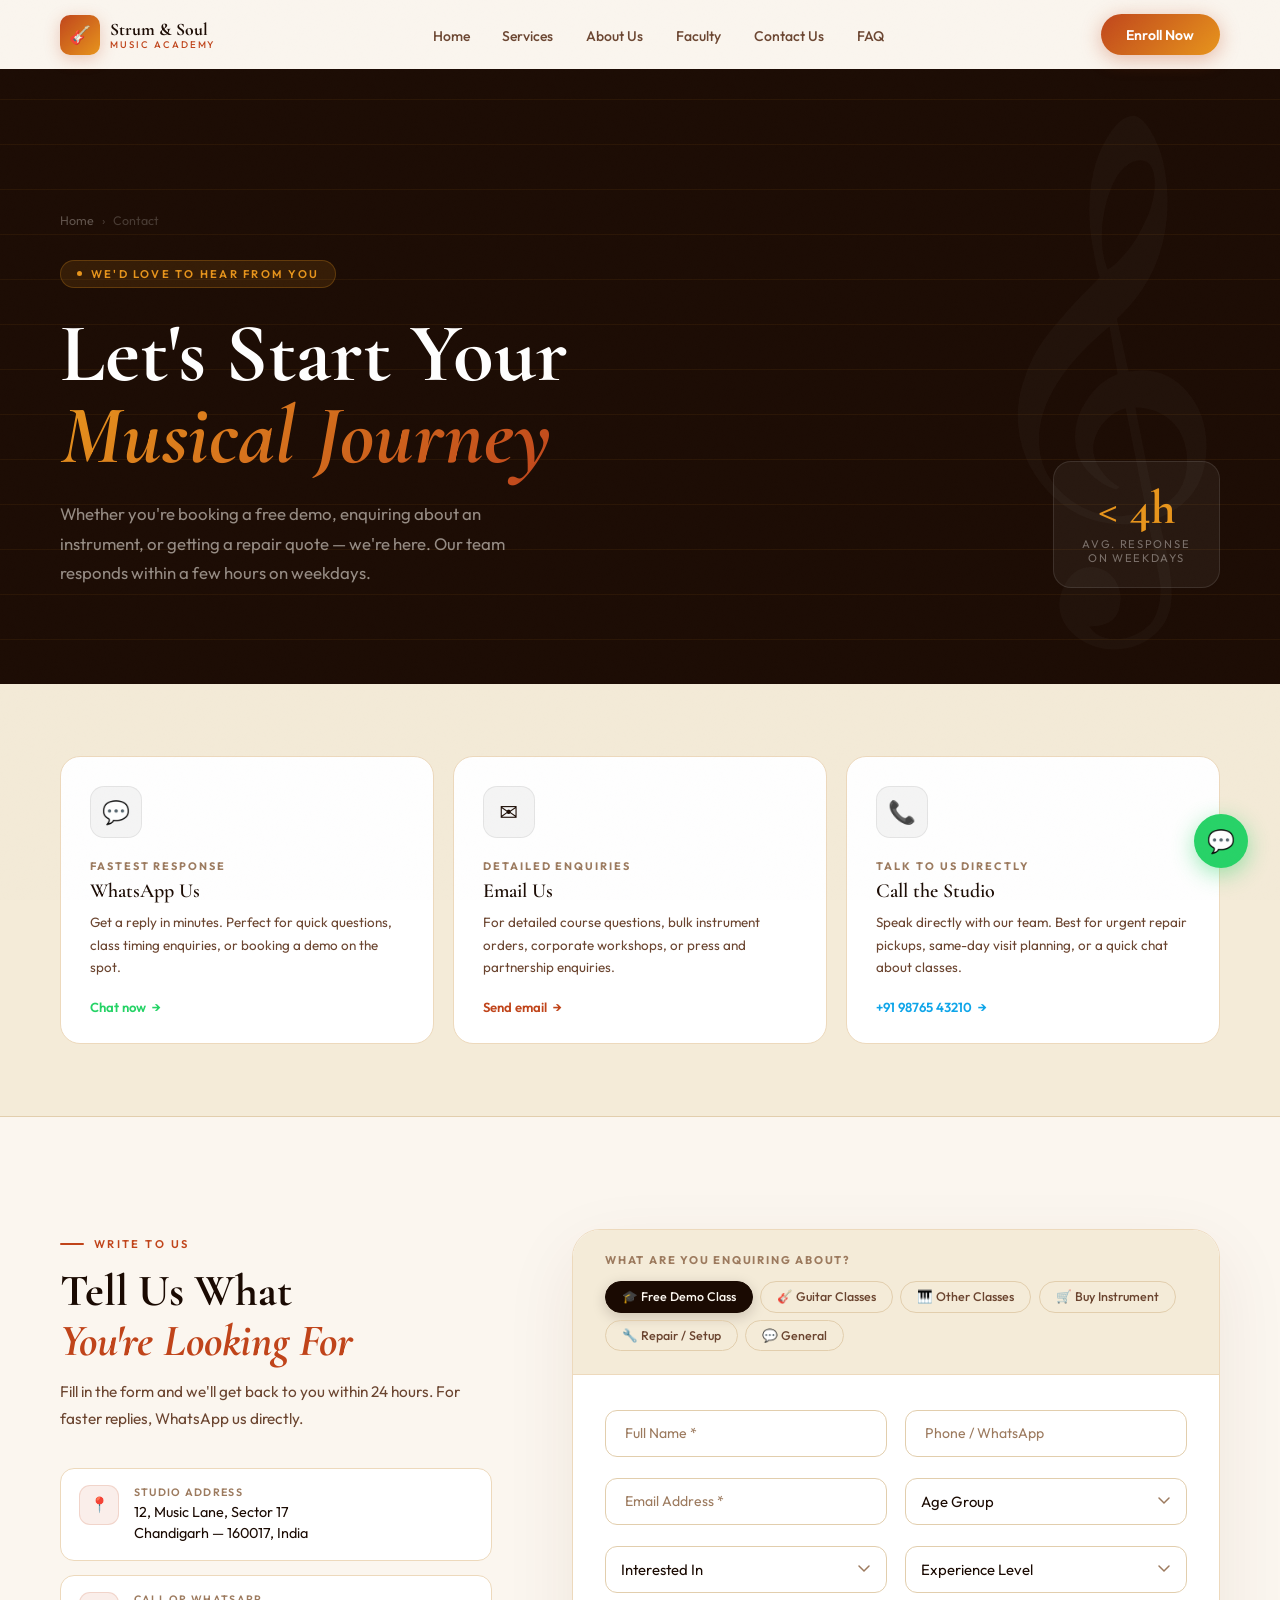
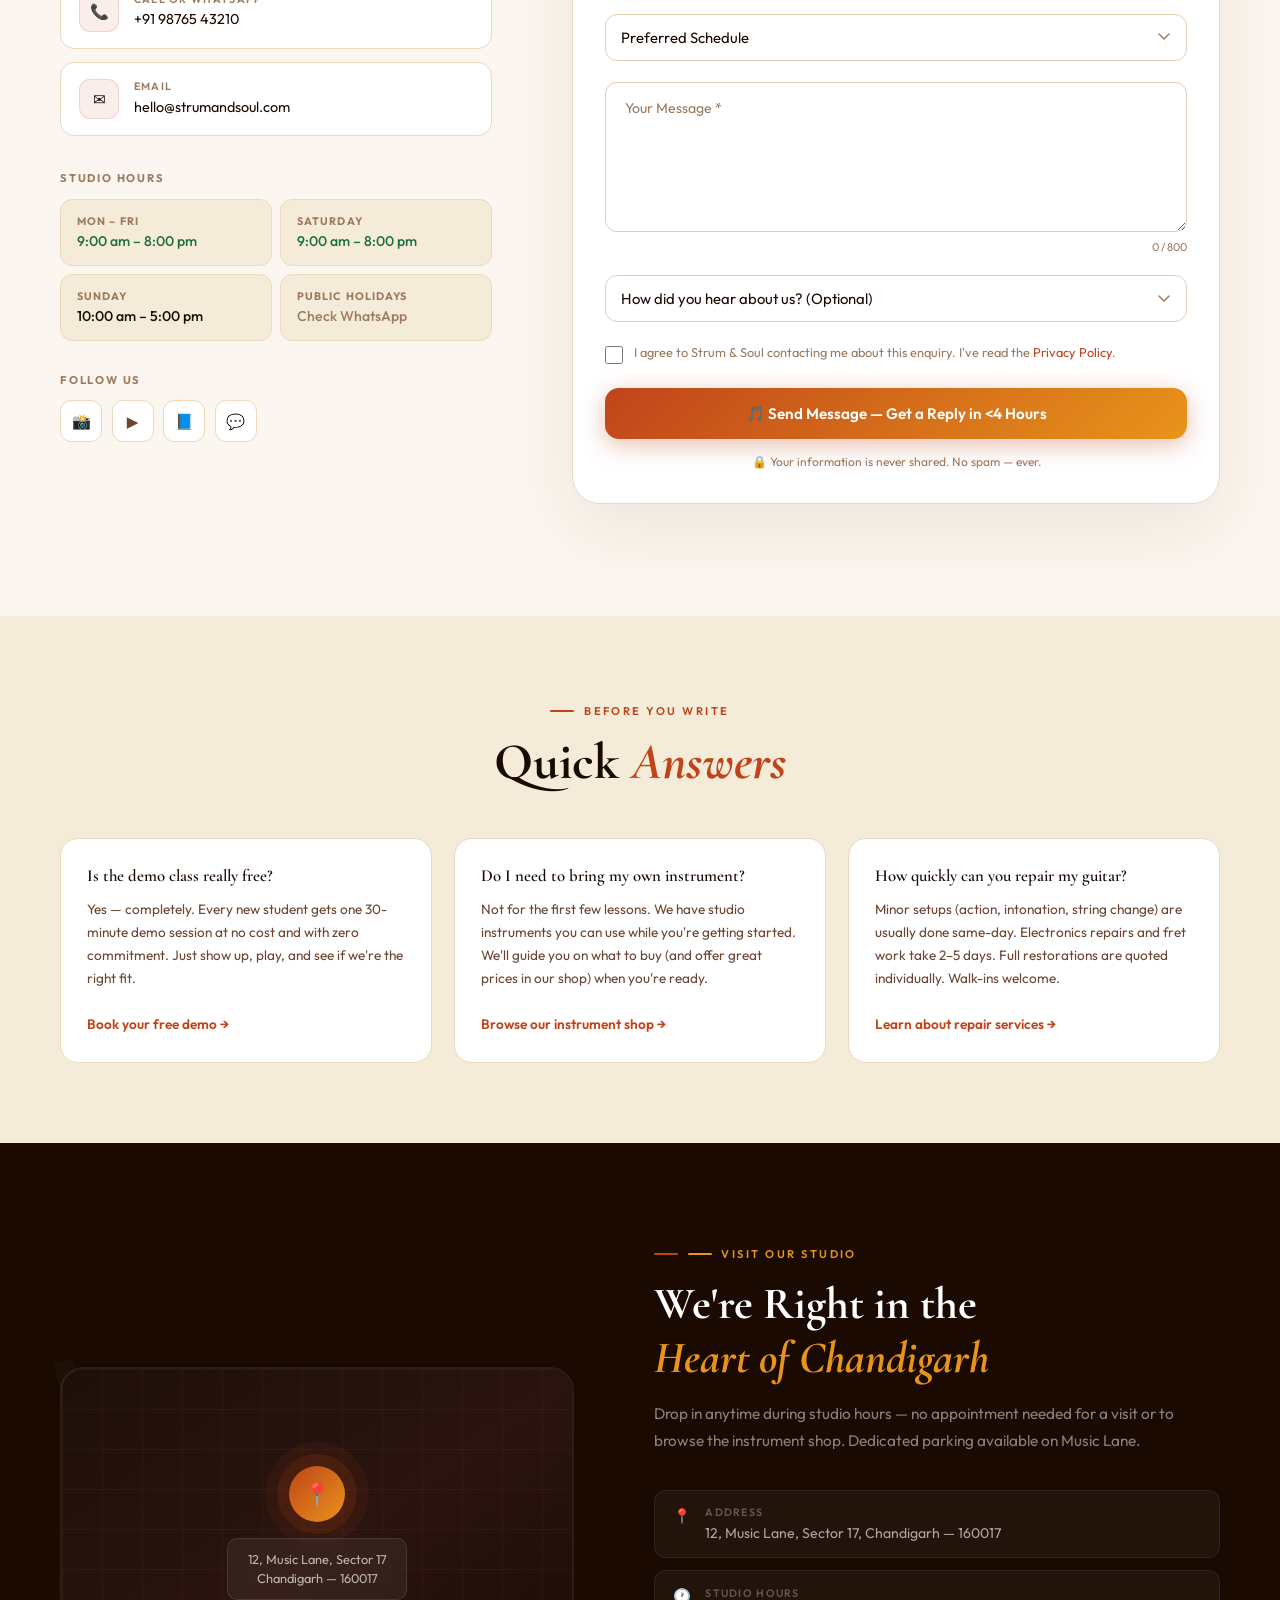
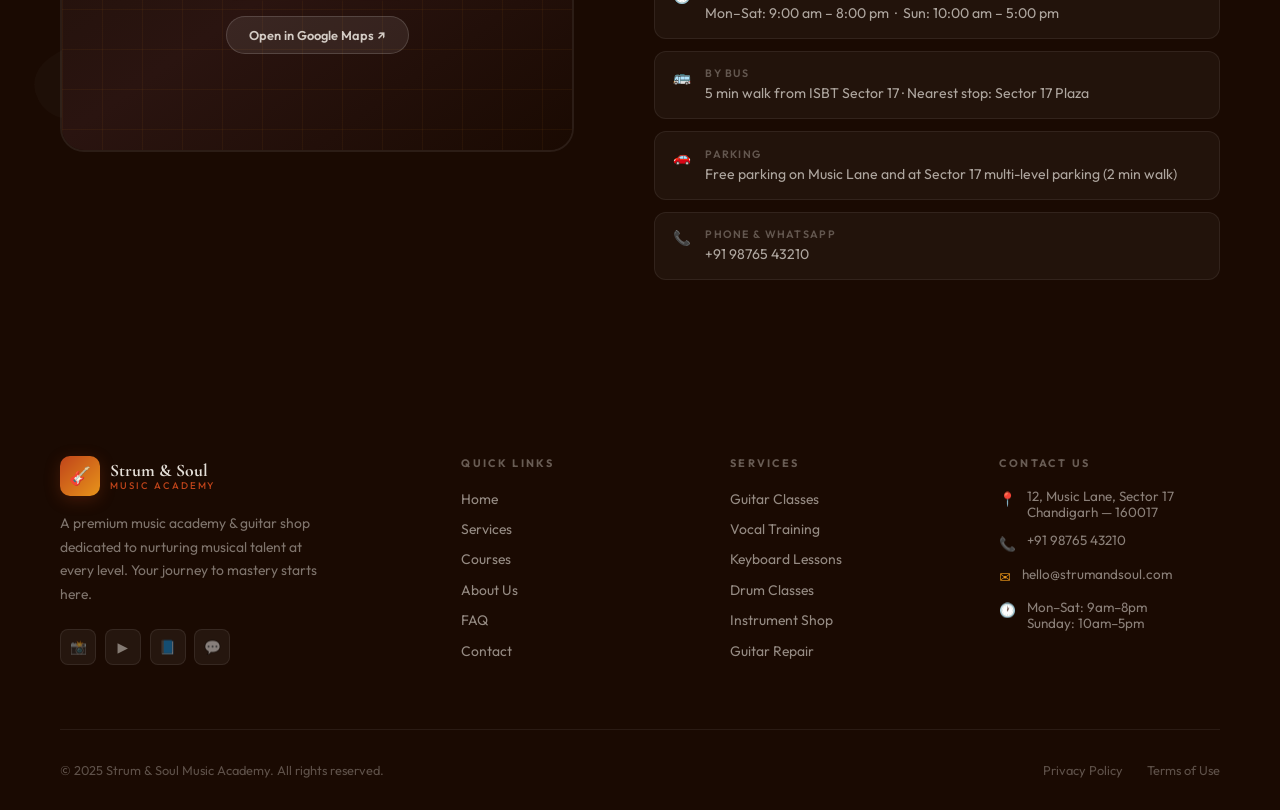
<file: pages/contact.html>
<!DOCTYPE html>
<html lang="en">
<head>
  <meta charset="UTF-8">
  <meta name="viewport" content="width=device-width, initial-scale=1">
  <title>Contact Us — Strum &amp; Soul Music Academy, Chandigarh</title>
  <meta name="description" content="Get in touch with Strum & Soul. Book a free demo class, enquire about instruments, or schedule a guitar repair. We reply within hours.">
  <link rel="canonical" href="/pages/contact.html">
  <meta property="og:title"       content="Contact Strum & Soul — Book a Free Demo Today">
  <meta property="og:description" content="Book a free 30-min demo class, enquire about our services, or visit our Chandigarh studio.">
  <meta property="og:type"        content="website">

  <!-- Fonts -->
  <link rel="preconnect" href="https://fonts.googleapis.com">
  <link href="https://fonts.googleapis.com/css2?family=Cormorant+Garamond:ital,wght@0,400;0,500;0,600;0,700;1,400;1,600&family=Outfit:wght@300;400;500;600&display=swap" rel="stylesheet">

  <!-- Stylesheets -->
  <link rel="stylesheet" href="../css/global.css">
  <link rel="stylesheet" href="../css/header.css">
  <link rel="stylesheet" href="../css/footer.css">
  <link rel="stylesheet" href="../css/pages/contact.css">
</head>
<body>

<!-- ══════════════════════════════════════ HEADER ══ -->
<nav class="nav" id="nav" role="navigation" aria-label="Main navigation">
  <div class="wrap">
    <div class="nav-inner">
      <a href="../index.html" class="logo" aria-label="Strum & Soul — Home">
        <div class="logo-mark">🎸</div>
        <div class="logo-text">
          <span class="logo-name">Strum &amp; Soul</span>
          <span class="logo-sub">Music Academy</span>
        </div>
      </a>
      <ul class="nav-links" role="list">
       <li><a href="/" class="nav-a">Home</a></li>
       <li><a href="/services" class="nav-a ">Services</a></li>
        <li><a href="/about"  class="nav-a">About Us</a></li>
        <li><a href="/about#faculty"  class="nav-a">Faculty</a></li>
        <li><a href="/contact"  class="nav-a active">Contact Us</a></li>
        <li><a href="/#faq"  class="nav-a">FAQ</a></li>

      </ul>
      <a href="/contact" class="btn btn-accent nav-cta-btn">Enroll Now</a>
      <button class="nav-toggle" id="navToggle" aria-label="Open menu" aria-expanded="false">
        <span></span><span></span><span></span>
      </button>
    </div>
  </div>
</nav>
<div class="nav-mob" id="navMob" role="dialog" aria-modal="true" aria-label="Mobile navigation">
  <button class="nav-mob-close" id="navClose" aria-label="Close menu">✕</button>
  <a href="/" class="nav-a">Home</a>
  <a href="/services" class="nav-a">Services</a>
  <a href="/about#faculty"  class="nav-a">Faculty</a>
  <a href="/about"    class="nav-a">About</a>
  <a href="/contact"  class="nav-a active">Contact</a>
  <a href="/#faq"  class="nav-a">FAQ</a>

  <a href="/contact"  class="btn btn-accent" style="margin-top:1.2rem">Enroll Now</a>
</div>

<main>

<!-- ══════════════════════════════════════ HERO ══ -->
<section class="contact-hero" aria-labelledby="contact-h1">
  <div class="contact-hero-clef" aria-hidden="true">𝄞</div>

  <div class="wrap contact-hero-inner">
    <div>
      <!-- Breadcrumb -->
      <div class="contact-breadcrumb">
        <a href="../index.html">Home</a>
        <span>›</span>
        <span>Contact</span>
      </div>

      <div class="contact-eyebrow">
        <span class="contact-eyebrow-dot"></span>
        We'd Love to Hear From You
      </div>

      <h1 id="contact-h1">
        Let's Start Your<br>
        <em>Musical Journey</em>
      </h1>

      <p class="contact-hero-desc">
        Whether you're booking a free demo, enquiring about an instrument, or getting a repair quote — we're here. Our team responds within a few hours on weekdays.
      </p>
    </div>

    <!-- Response time badge -->
    <div class="contact-response-badge" aria-label="Average response time">
      <div class="contact-response-badge-n">&lt; 4h</div>
      <div class="contact-response-badge-l">Avg. Response<br>on Weekdays</div>
    </div>
  </div>
</section>

<!-- ══════════════════════════════════════ QUICK REACH ══ -->
<section class="quick-reach-sect" aria-label="Quick ways to reach us">
  <div class="wrap">
    <div class="quick-reach-grid">

      <!-- WhatsApp -->
      <a href="https://wa.me/919876543210?text=Hi%2C%20I'm%20interested%20in%20music%20classes!"
         class="quick-card wa reveal" target="_blank" rel="noopener" aria-label="Chat on WhatsApp">
        <div class="quick-card-icon">💬</div>
        <div class="quick-card-label">Fastest Response</div>
        <div class="quick-card-title">WhatsApp Us</div>
        <div class="quick-card-desc">Get a reply in minutes. Perfect for quick questions, class timing enquiries, or booking a demo on the spot.</div>
        <div class="quick-card-action">
          Chat now <span>→</span>
        </div>
      </a>

      <!-- Email -->
      <a href="mailto:hello@strumandsoul.com?subject=Enquiry%20from%20Website"
         class="quick-card em reveal d1" aria-label="Send us an email">
        <div class="quick-card-icon">✉️</div>
        <div class="quick-card-label">Detailed Enquiries</div>
        <div class="quick-card-title">Email Us</div>
        <div class="quick-card-desc">For detailed course questions, bulk instrument orders, corporate workshops, or press and partnership enquiries.</div>
        <div class="quick-card-action">
          Send email <span>→</span>
        </div>
      </a>

      <!-- Phone -->
      <a href="tel:+919876543210"
         class="quick-card ph reveal d2" aria-label="Call us">
        <div class="quick-card-icon">📞</div>
        <div class="quick-card-label">Talk to Us Directly</div>
        <div class="quick-card-title">Call the Studio</div>
        <div class="quick-card-desc">Speak directly with our team. Best for urgent repair pickups, same-day visit planning, or a quick chat about classes.</div>
        <div class="quick-card-action">
          +91 98765 43210 <span>→</span>
        </div>
      </a>

    </div>
  </div>
</section>

<!-- ══════════════════════════════════════ MAIN CONTACT ══ -->
<section class="main-contact-sect" aria-labelledby="contact-form-h2">
  <div class="wrap">
    <div class="main-contact-grid">

      <!-- ── LEFT: INFO SIDEBAR ── -->
      <div class="contact-sidebar">
        <div class="label-row reveal">Write to Us</div>
        <h2 class="contact-sidebar-h2 reveal d1" id="contact-form-h2">
          Tell Us What<br><em>You're Looking For</em>
        </h2>
        <p class="contact-sidebar-desc reveal d2">
          Fill in the form and we'll get back to you within 24 hours. For faster replies, WhatsApp us directly.
        </p>

        <!-- Info rows -->
        <div class="cinfo-rows reveal d2">
          <div class="cinfo-row">
            <div class="cinfo-icon">📍</div>
            <div>
              <div class="cinfo-lbl">Studio Address</div>
              <div class="cinfo-val">12, Music Lane, Sector 17<br>Chandigarh — 160017, India</div>
            </div>
          </div>
          <div class="cinfo-row">
            <div class="cinfo-icon">📞</div>
            <div>
              <div class="cinfo-lbl">Call or WhatsApp</div>
              <div class="cinfo-val"><a href="tel:+919876543210">+91 98765 43210</a></div>
            </div>
          </div>
          <div class="cinfo-row">
            <div class="cinfo-icon">✉️</div>
            <div>
              <div class="cinfo-lbl">Email</div>
              <div class="cinfo-val"><a href="mailto:hello@strumandsoul.com">hello@strumandsoul.com</a></div>
            </div>
          </div>
        </div>

        <!-- Studio hours -->
        <div class="reveal d3">
          <p style="font-size:.7rem;font-weight:700;text-transform:uppercase;letter-spacing:.16em;color:var(--text3);margin-bottom:.85rem">Studio Hours</p>
          <div class="hours-grid">
            <div class="hours-row">
              <span class="hours-day">Mon – Fri</span>
              <span class="hours-time open">9:00 am – 8:00 pm</span>
            </div>
            <div class="hours-row">
              <span class="hours-day">Saturday</span>
              <span class="hours-time open">9:00 am – 8:00 pm</span>
            </div>
            <div class="hours-row">
              <span class="hours-day">Sunday</span>
              <span class="hours-time">10:00 am – 5:00 pm</span>
            </div>
            <div class="hours-row">
              <span class="hours-day">Public Holidays</span>
              <span class="hours-time" style="color:var(--text3)">Check WhatsApp</span>
            </div>
          </div>
        </div>

        <!-- Social links -->
        <div class="reveal d4" style="margin-top:1.8rem">
          <p style="font-size:.7rem;font-weight:700;text-transform:uppercase;letter-spacing:.16em;color:var(--text3);margin-bottom:.85rem">Follow Us</p>
          <div class="contact-socials">
            <a href="https://instagram.com" class="contact-social" aria-label="Instagram" target="_blank" rel="noopener">📸</a>
            <a href="https://youtube.com"   class="contact-social" aria-label="YouTube"   target="_blank" rel="noopener">▶️</a>
            <a href="https://facebook.com"  class="contact-social" aria-label="Facebook"  target="_blank" rel="noopener">📘</a>
            <a href="https://wa.me/919876543210" class="contact-social" aria-label="WhatsApp" target="_blank" rel="noopener">💬</a>
          </div>
        </div>
      </div>

      <!-- ── RIGHT: FORM PANEL ── -->
      <div class="reveal-r d1">
        <div class="contact-form-panel">

          <!-- Subject selector bar -->
          <div class="form-subject-bar">
            <div class="form-subject-label">What are you enquiring about?</div>
            <div class="subject-tabs" role="group" aria-label="Inquiry type">
              <button class="subject-tab active" data-subject="Demo Class Booking"      data-topic="demo">🎓 Free Demo Class</button>
              <button class="subject-tab"        data-subject="Guitar Classes Enquiry"  data-topic="guitar">🎸 Guitar Classes</button>
              <button class="subject-tab"        data-subject="Other Classes Enquiry"   data-topic="classes">🎹 Other Classes</button>
              <button class="subject-tab"        data-subject="Instrument Purchase"     data-topic="shop">🛒 Buy Instrument</button>
              <button class="subject-tab"        data-subject="Guitar Repair &amp; Setup" data-topic="repair">🔧 Repair / Setup</button>
              <button class="subject-tab"        data-subject="General Enquiry"         data-topic="general">💬 General</button>
            </div>
          </div>

          <!-- Form -->
          <div id="formWrap">
            <div class="form-body">
              <form id="contactMainForm" novalidate>
                <!-- Web3Forms config -->
                <input type="hidden" name="access_key" value="YOUR_WEB3FORMS_KEY">
                <input type="hidden" id="formSubjectHidden" name="subject" value="Demo Class Booking — Strum &amp; Soul">
                <input type="hidden" name="from_name" value="Strum &amp; Soul Website">
                <input type="checkbox" name="botcheck" style="display:none" tabindex="-1" aria-hidden="true">

                <!-- Row 1: Name + Phone -->
                <div class="form-2col">
                  <div class="fl-group">
                    <input class="fl-input" type="text" id="cName" name="name"
                           placeholder="Your full name" required autocomplete="name">
                    <label class="fl-label" for="cName">Full Name *</label>
                  </div>
                  <div class="fl-group">
                    <input class="fl-input" type="tel" id="cPhone" name="phone"
                           placeholder="+91 XXXXX XXXXX" autocomplete="tel">
                    <label class="fl-label" for="cPhone">Phone / WhatsApp</label>
                  </div>
                </div>

                <!-- Row 2: Email + Age Group -->
                <div class="form-2col">
                  <div class="fl-group">
                    <input class="fl-input" type="email" id="cEmail" name="email"
                           placeholder="you@email.com" required autocomplete="email">
                    <label class="fl-label" for="cEmail">Email Address *</label>
                  </div>
                  <div class="fl-group">
                    <select class="fl-select" id="cAge" name="age_group" aria-label="Student age group">
                      <option value="" disabled selected>Age Group</option>
                      <option value="Under 12">Under 12 (Child)</option>
                      <option value="13–17">13–17 (Teenager)</option>
                      <option value="18–30">18–30 (Young Adult)</option>
                      <option value="31–50">31–50 (Adult)</option>
                      <option value="50+">50+ (Senior)</option>
                    </select>
                  </div>
                </div>

                <!-- Row 3: Instrument + Experience -->
                <div class="form-2col">
                  <div class="fl-group">
                    <select class="fl-select" id="cInstrument" name="instrument" aria-label="Instrument interest">
                      <option value="" disabled selected>Interested In</option>
                      <option value="Guitar – Acoustic">Guitar – Acoustic</option>
                      <option value="Guitar – Electric">Guitar – Electric</option>
                      <option value="Guitar – Classical">Guitar – Classical</option>
                      <option value="Guitar – Bass">Guitar – Bass</option>
                      <option value="Vocals – Western">Vocals – Western</option>
                      <option value="Vocals – Hindustani">Vocals – Hindustani</option>
                      <option value="Keyboard / Piano">Keyboard / Piano</option>
                      <option value="Drums &amp; Percussion">Drums &amp; Percussion</option>
                      <option value="Buy an Instrument">Buy an Instrument</option>
                      <option value="Guitar Repair">Guitar Repair / Setup</option>
                      <option value="Not sure yet">Not sure yet</option>
                    </select>
                  </div>
                  <div class="fl-group">
                    <select class="fl-select" id="cLevel" name="experience" aria-label="Experience level">
                      <option value="" disabled selected>Experience Level</option>
                      <option value="Complete Beginner">Complete Beginner</option>
                      <option value="Some Self-Taught">Some Self-Taught</option>
                      <option value="Beginner (1–2 yrs)">Beginner (1–2 yrs)</option>
                      <option value="Intermediate (2–5 yrs)">Intermediate (2–5 yrs)</option>
                      <option value="Advanced (5+ yrs)">Advanced (5+ yrs)</option>
                    </select>
                  </div>
                </div>

                <!-- Preferred schedule -->
                <div class="fl-group">
                  <select class="fl-select" id="cSchedule" name="schedule" aria-label="Preferred class timing">
                    <option value="" disabled selected>Preferred Schedule</option>
                    <option value="Morning (9am–12pm)">Morning — 9am to 12pm</option>
                    <option value="Afternoon (12pm–4pm)">Afternoon — 12pm to 4pm</option>
                    <option value="Evening (4pm–8pm)">Evening — 4pm to 8pm</option>
                    <option value="Weekends only">Weekends Only</option>
                    <option value="Online – Any time">Online — Any Time</option>
                    <option value="Flexible">I'm Flexible</option>
                  </select>
                </div>

                <!-- Message with char counter -->
                <div class="fl-group">
                  <textarea class="fl-textarea" id="contactMessage" name="message"
                            placeholder="Tell us about your goals, current level, questions about a specific course…"
                            maxlength="800" rows="5" required></textarea>
                  <label class="fl-label textarea-label" for="contactMessage">Your Message *</label>
                  <div class="char-counter"><span id="charCount">0 / 800</span></div>
                </div>

                <!-- How did you hear -->
                <div class="fl-group">
                  <select class="fl-select" id="cSource" name="source" aria-label="How did you hear about us">
                    <option value="" disabled selected>How did you hear about us? (Optional)</option>
                    <option value="Google Search">Google Search</option>
                    <option value="Instagram">Instagram</option>
                    <option value="Facebook">Facebook</option>
                    <option value="YouTube">YouTube</option>
                    <option value="Friend / Family">Friend or Family</option>
                    <option value="Walk-in / Saw the studio">Walk-in / Saw the Studio</option>
                    <option value="Other">Other</option>
                  </select>
                </div>

                <!-- Privacy checkbox -->
                <div class="form-check">
                  <input type="checkbox" id="cPrivacy" name="privacy_consent" value="yes" required>
                  <label for="cPrivacy">
                    I agree to Strum &amp; Soul contacting me about this enquiry. I've read the
                    <a href="privacy.html" target="_blank">Privacy Policy</a>.
                  </label>
                </div>

                <!-- Submit -->
                <button type="submit" class="contact-submit" id="contactSubmitBtn">
                  <span>🎵 Send Message — Get a Reply in &lt;4 Hours</span>
                </button>

                <!-- Reassurance note -->
                <p style="text-align:center;font-size:.75rem;color:var(--text3);margin-top:.9rem;line-height:1.5">
                  🔒 Your information is never shared. No spam — ever.
                </p>

              </form>
            </div>
          </div>

          <!-- ── Success state ── -->
          <div class="form-success-state" id="formSuccess" role="alert" aria-live="polite">
            <div class="success-anim">🎸</div>
            <div class="success-title">Message Received!</div>
            <p class="success-sub">
              Thank you for reaching out. We'll get back to you <strong>within 4 hours</strong> on weekdays. Can't wait? WhatsApp us for an instant reply.
            </p>
            <div class="success-actions">
              <a href="https://wa.me/919876543210?text=Hi%2C%20I%20just%20submitted%20an%20enquiry%20on%20your%20website!"
                 class="btn btn-accent" target="_blank" rel="noopener">
                💬 Continue on WhatsApp
              </a>
              <button class="btn btn-outline" id="resetForm">
                ↺ Send Another Message
              </button>
            </div>
          </div>

        </div><!-- /contact-form-panel -->
      </div>

    </div>
  </div>
</section>

<!-- ══════════════════════════════════════ QUICK FAQ ══ -->
<section class="contact-faq-sect" aria-labelledby="cfaq-h2">
  <div class="wrap">
    <div style="text-align:center">
      <div class="label-row reveal" style="justify-content:center">Before You Write</div>
      <h2 class="section-h2 reveal d1" id="cfaq-h2">Quick <em>Answers</em></h2>
    </div>
    <div class="contact-faq-grid">

      <div class="cfaq-card reveal">
        <div class="cfaq-q">Is the demo class really free?</div>
        <div class="cfaq-a">
          Yes — completely. Every new student gets one 30-minute demo session at no cost and with zero commitment. Just show up, play, and see if we're the right fit.
          <br><br>
          <a href="#" class="cfaq-link" onclick="document.querySelector('.subject-tab').click();document.querySelector('.main-contact-sect').scrollIntoView({behavior:'smooth'});return false;">Book your free demo →</a>
        </div>
      </div>

      <div class="cfaq-card reveal d1">
        <div class="cfaq-q">Do I need to bring my own instrument?</div>
        <div class="cfaq-a">
          Not for the first few lessons. We have studio instruments you can use while you're getting started. We'll guide you on what to buy (and offer great prices in our shop) when you're ready.
          <br><br>
          <a href="services.html#shop" class="cfaq-link">Browse our instrument shop →</a>
        </div>
      </div>

      <div class="cfaq-card reveal d2">
        <div class="cfaq-q">How quickly can you repair my guitar?</div>
        <div class="cfaq-a">
          Minor setups (action, intonation, string change) are usually done same-day. Electronics repairs and fret work take 2–5 days. Full restorations are quoted individually. Walk-ins welcome.
          <br><br>
          <a href="services.html#repair" class="cfaq-link">Learn about repair services →</a>
        </div>
      </div>

    </div>
  </div>
</section>

<!-- ══════════════════════════════════════ LOCATION STRIP ══ -->
<section class="location-strip" aria-labelledby="location-h2">
  <div class="wrap location-inner">

    <!-- Styled map -->
    <div class="reveal-l">
      <div class="location-map-frame">
        <div class="location-map-inner">
          <div class="location-pin-pulse" aria-hidden="true">📍</div>
          <div class="location-map-address">
            12, Music Lane, Sector 17<br>Chandigarh — 160017
          </div>
          <a href="https://maps.google.com/?q=Sector+17+Chandigarh+India"
             class="location-map-link-btn" target="_blank" rel="noopener">
            Open in Google Maps ↗
          </a>
        </div>
      </div>
    </div>

    <!-- Info -->
    <div class="reveal-r d1">
      <div class="label-row" style="color:var(--accent2)">
        <span style="display:block;width:24px;height:2px;background:var(--accent2);border-radius:2px"></span>
        Visit Our Studio
      </div>
      <h2 class="location-h2" id="location-h2">
        We're Right in the<br><em>Heart of Chandigarh</em>
      </h2>
      <p class="location-desc">
        Drop in anytime during studio hours — no appointment needed for a visit or to browse the instrument shop. Dedicated parking available on Music Lane.
      </p>

      <div class="location-details">
        <div class="loc-row">
          <span class="loc-icon">📍</span>
          <div>
            <div class="loc-lbl">Address</div>
            <div class="loc-val">12, Music Lane, Sector 17, Chandigarh — 160017</div>
          </div>
        </div>
        <div class="loc-row">
          <span class="loc-icon">🕐</span>
          <div>
            <div class="loc-lbl">Studio Hours</div>
            <div class="loc-val">Mon–Sat: 9:00 am – 8:00 pm &nbsp;·&nbsp; Sun: 10:00 am – 5:00 pm</div>
          </div>
        </div>
        <div class="loc-row">
          <span class="loc-icon">🚌</span>
          <div>
            <div class="loc-lbl">By Bus</div>
            <div class="loc-val">5 min walk from ISBT Sector 17 · Nearest stop: Sector 17 Plaza</div>
          </div>
        </div>
        <div class="loc-row">
          <span class="loc-icon">🚗</span>
          <div>
            <div class="loc-lbl">Parking</div>
            <div class="loc-val">Free parking on Music Lane and at Sector 17 multi-level parking (2 min walk)</div>
          </div>
        </div>
        <div class="loc-row">
          <span class="loc-icon">📞</span>
          <div>
            <div class="loc-lbl">Phone &amp; WhatsApp</div>
            <div class="loc-val"><a href="tel:+919876543210">+91 98765 43210</a></div>
          </div>
        </div>
      </div>
    </div>

  </div>
</section>

</main>

<!-- ══════════════════════════════════════ FOOTER ══ -->
<footer class="footer" role="contentinfo">
  <div class="wrap">
    <div class="foot-grid">
      <div>
        <a href="../index.html" class="logo foot-logo" style="margin-bottom:.5rem">
          <div class="logo-mark">🎸</div>
          <div class="logo-text">
            <span class="logo-name">Strum &amp; Soul</span>
            <span class="logo-sub">Music Academy</span>
          </div>
        </a>
        <p class="foot-brand-desc">A premium music academy &amp; guitar shop dedicated to nurturing musical talent at every level. Your journey to mastery starts here.</p>
        <div class="foot-social">
          <a href="#" class="foot-social-a" aria-label="Instagram">📸</a>
          <a href="#" class="foot-social-a" aria-label="YouTube">▶️</a>
          <a href="#" class="foot-social-a" aria-label="Facebook">📘</a>
          <a href="https://wa.me/919876543210" class="foot-social-a" aria-label="WhatsApp">💬</a>
        </div>
      </div>
      <nav aria-label="Footer quick links">
        <h4 class="foot-h">Quick Links</h4>
        <ul class="foot-links">
          <li><a href="../index.html"  class="foot-a">Home</a></li>
          <li><a href="services.html" class="foot-a">Services</a></li>
          <li><a href="courses.html"  class="foot-a">Courses</a></li>
          <li><a href="about.html"    class="foot-a">About Us</a></li>
          <li><a href="faq.html"      class="foot-a">FAQ</a></li>
          <li><a href="contact.html"  class="foot-a">Contact</a></li>
        </ul>
      </nav>
      <nav aria-label="Footer services links">
        <h4 class="foot-h">Services</h4>
        <ul class="foot-links">
          <li><a href="services.html#guitar"   class="foot-a">Guitar Classes</a></li>
          <li><a href="services.html#vocals"   class="foot-a">Vocal Training</a></li>
          <li><a href="services.html#keyboard" class="foot-a">Keyboard Lessons</a></li>
          <li><a href="services.html#drums"    class="foot-a">Drum Classes</a></li>
          <li><a href="services.html#shop"     class="foot-a">Instrument Shop</a></li>
          <li><a href="services.html#repair"   class="foot-a">Guitar Repair</a></li>
        </ul>
      </nav>
      <div>
        <h4 class="foot-h">Contact Us</h4>
        <div class="foot-ci"><span class="foot-ci-icon">📍</span><span class="foot-ci-text">12, Music Lane, Sector 17<br>Chandigarh — 160017</span></div>
        <div class="foot-ci"><span class="foot-ci-icon">📞</span><span class="foot-ci-text"><a href="tel:+919876543210">+91 98765 43210</a></span></div>
        <div class="foot-ci"><span class="foot-ci-icon">✉️</span><span class="foot-ci-text"><a href="mailto:hello@strumandsoul.com">hello@strumandsoul.com</a></span></div>
        <div class="foot-ci"><span class="foot-ci-icon">🕐</span><span class="foot-ci-text">Mon–Sat: 9am–8pm<br>Sunday: 10am–5pm</span></div>
      </div>
    </div>
    <div class="foot-bottom">
      <p>© 2025 Strum &amp; Soul Music Academy. All rights reserved.</p>
      <div class="foot-btm-links">
        <a href="privacy.html" class="foot-btm-a">Privacy Policy</a>
        <a href="terms.html"   class="foot-btm-a">Terms of Use</a>
      </div>
    </div>
  </div>
</footer>

<!-- WhatsApp + Scroll to top -->
<a href="https://wa.me/919876543210?text=Hi%2C%20I'm%20interested%20in%20music%20classes!"
   class="wa-btn" aria-label="Chat on WhatsApp" target="_blank" rel="noopener noreferrer">
  <span class="wa-tooltip">Chat with us!</span>💬
</a>
<button class="stb" id="stb" aria-label="Scroll to top">↑</button>

<!-- Scripts -->
<script src="../js/main.js"          defer></script>
<script src="../js/pages/contact.js" defer></script>

</body>
</html>
</file>
<file: css/global.css>
/* ============================================================
   STRUM & SOUL — Global Stylesheet
   global.css  |  Import this on every page
   ============================================================ */

/* ─── GOOGLE FONTS ──────────────────────────────────────────
   Add this in every <head> before this stylesheet:
   <link rel="preconnect" href="https://fonts.googleapis.com">
   <link href="https://fonts.googleapis.com/css2?family=Cormorant+Garamond:ital,wght@0,400;0,500;0,600;0,700;1,400;1,600&family=Outfit:wght@300;400;500;600&display=swap" rel="stylesheet">
   ─────────────────────────────────────────────────────────── */

/* ─── DESIGN TOKENS ──────────────────────────────────────── */
:root {
  /* Backgrounds */
  --bg:        #FBF6EF;
  --bg2:       #F4EBD8;
  --bg3:       #EDE0C8;
  --surface:   rgba(255, 248, 238, 0.85);

  /* Borders */
  --border:    #E2CEAD;
  --border-lt: #EDD9BC;

  /* Text */
  --text:      #1A0A02;
  --text2:     #6B4530;
  --text3:     #9C7A5E;

  /* Brand Colours */
  --accent:    #C0441A;
  --accent2:   #E8941A;
  --accent-lt: rgba(192, 68, 26, 0.09);
  --gold:      #B87B20;

  /* Typography */
  --ff-d: 'Cormorant Garamond', Georgia, serif;
  --ff-b: 'Outfit', system-ui, sans-serif;

  /* Layout */
  --max: 1160px;

  /* Animation */
  --tr: 0.32s cubic-bezier(.4, 0, .2, 1);
}

/* ─── RESET & BASE ───────────────────────────────────────── */
*, *::before, *::after { box-sizing: border-box; margin: 0; padding: 0; }
html { 
  scroll-behavior: smooth; 
  overflow-x: hidden;
  width: 100%;
}
body {
  font-family: var(--ff-b);
  background: var(--bg);
  color: var(--text);
  -webkit-font-smoothing: antialiased;
  overflow-x: hidden;
  width: 100%;
  opacity: 0;
  transition: opacity .35s ease;
}
body.loaded { opacity: 1; }
img { max-width: 100%; height: auto; display: block; }
a { text-decoration: none; color: inherit; }
ul { list-style: none; }

/* ─── GRAIN OVERLAY ──────────────────────────────────────── */
body::after {
  content: '';
  position: fixed; inset: 0;
  background-image: url("data:image/svg+xml,%3Csvg viewBox='0 0 200 200' xmlns='http://www.w3.org/2000/svg'%3E%3Cfilter id='n'%3E%3CfeTurbulence type='fractalNoise' baseFrequency='0.9' numOctaves='4' stitchTiles='stitch'/%3E%3C/filter%3E%3Crect width='100%25' height='100%25' filter='url(%23n)' opacity='0.035'/%3E%3C/svg%3E");
  background-size: 180px;
  pointer-events: none;
  z-index: 9999;
}

/* ─── LAYOUT UTILITIES ───────────────────────────────────── */
.wrap { width: min(var(--max), 92vw); margin-inline: auto; }
.section-py    { padding: 6rem 0; }
.section-py-sm { padding: 4rem 0; }

/* ─── TYPOGRAPHY HELPERS ─────────────────────────────────── */
.section-h2 {
  font-family: var(--ff-d);
  font-size: clamp(2rem, 4vw, 3.4rem);
  font-weight: 700;
  line-height: 1.1;
  margin-bottom: 1.2rem;
}
.section-h2 em { font-style: italic; color: var(--accent); }
.section-sub   { font-size: 1.02rem; color: var(--text2); max-width: 520px; line-height: 1.7; }

/* ─── LABEL ROW ──────────────────────────────────────────── */
.label-row {
  display: inline-flex; align-items: center; gap: .6rem;
  font-size: .7rem; font-weight: 600; letter-spacing: .22em;
  text-transform: uppercase; color: var(--accent);
  margin-bottom: 1rem;
}
.label-row::before {
  content: ''; display: block;
  width: 24px; height: 2px;
  background: var(--accent); border-radius: 2px;
}

/* ─── BUTTONS ────────────────────────────────────────────── */
.btn {
  display: inline-flex; align-items: center; gap: .45rem;
  padding: .7rem 1.6rem; border-radius: 50px;
  font-family: var(--ff-b); font-size: .875rem; font-weight: 600;
  transition: var(--tr); cursor: pointer; border: none; white-space: nowrap;
}
.btn-dark {
  background: var(--text); color: var(--bg);
  box-shadow: 0 4px 18px rgba(26, 10, 2, .2);
}
.btn-dark:hover { background: #3A1C08; transform: translateY(-2px); box-shadow: 0 8px 28px rgba(26, 10, 2, .3); }

.btn-outline {
  background: transparent; color: var(--text);
  border: 1.5px solid var(--border);
}
.btn-outline:hover { border-color: var(--accent); color: var(--accent); transform: translateY(-2px); }

.btn-accent {
  background: linear-gradient(135deg, var(--accent) 0%, var(--accent2) 100%);
  color: #fff;
  box-shadow: 0 4px 20px rgba(192, 68, 26, .35);
}
.btn-accent:hover { transform: translateY(-2px); box-shadow: 0 8px 30px rgba(192, 68, 26, .45); filter: brightness(1.06); }

/* ─── CARDS — shared base ────────────────────────────────── */
.card-base {
  background: #fff;
  border: 1px solid var(--border-lt);
  border-radius: 20px;
  transition: var(--tr);
}
.card-base:hover {
  transform: translateY(-6px);
  box-shadow: 0 20px 50px rgba(90, 40, 10, .1);
  border-color: var(--border);
}

/* ─── STATS STRIP ────────────────────────────────────────── */
.stats-strip {
  background: var(--text);
  padding: 2.6rem 0;
  overflow: hidden;
}
.stats-inner {
  display: flex; justify-content: space-around; align-items: center;
  flex-wrap: wrap; gap: 1.5rem;
}
.stat-item { text-align: center; }
.stat-n {
  font-family: var(--ff-d); font-size: 2.6rem; font-weight: 700;
  color: var(--bg); line-height: 1;
}
.stat-n span { color: var(--accent2); }
.stat-l {
  font-size: .72rem; color: rgba(251, 246, 239, 0.55);
  text-transform: uppercase; letter-spacing: .12em; margin-top: .4rem;
}
.stat-divider {
  width: 1px; height: 48px;
  background: rgba(255, 255, 255, 0.1);
}
@media (max-width: 600px) { .stat-divider { display: none; } }

/* ─── SCROLL REVEAL ANIMATIONS ───────────────────────────── */
.reveal   { opacity: 0; transform: translateY(28px);  transition: opacity .7s ease, transform .7s ease; }
.reveal-l { opacity: 0; transform: translateX(-28px); transition: opacity .7s ease, transform .7s ease; }
.reveal-r { opacity: 0; transform: translateX(28px);  transition: opacity .7s ease, transform .7s ease; }
.reveal.in, .reveal-l.in, .reveal-r.in { opacity: 1; transform: translate(0); }

.d1 { transition-delay: .1s; }
.d2 { transition-delay: .2s; }
.d3 { transition-delay: .3s; }
.d4 { transition-delay: .4s; }
.d5 { transition-delay: .5s; }

/* ─── KEYFRAMES ──────────────────────────────────────────── */
@keyframes fadeUp  { from { opacity: 0; transform: translateY(22px); } to { opacity: 1; transform: translateY(0); } }
@keyframes pulse   { 0%, 100% { transform: scale(1); opacity: 1; } 50% { transform: scale(1.6); opacity: .5; } }
@keyframes float   { 0%, 100% { transform: translateY(0); } 50% { transform: translateY(-8px); } }
@keyframes scrollDrop { 0% { top: 5px; opacity: 1; } 100% { top: 16px; opacity: 0; } }

/* ─── WHATSAPP FLOATING BUTTON ───────────────────────────── */
.wa-btn {
  position: fixed; bottom: 2rem; right: 2rem;
  width: 54px; height: 54px; border-radius: 50%;
  background: #25D366; color: #fff;
  display: flex; align-items: center; justify-content: center;
  font-size: 1.4rem; z-index: 98;
  box-shadow: 0 6px 22px rgba(37, 211, 102, .45);
  transition: var(--tr);
  animation: fadeUp 1s 1.2s ease both;
}
.wa-btn:hover { transform: scale(1.1); box-shadow: 0 10px 30px rgba(37, 211, 102, .6); }
.wa-tooltip {
  position: absolute; right: 110%; top: 50%; transform: translateY(-50%);
  background: var(--text); color: var(--bg);
  padding: .38rem .8rem; border-radius: 6px;
  font-size: .75rem; white-space: nowrap;
  opacity: 0; pointer-events: none; transition: opacity var(--tr);
}
.wa-btn:hover .wa-tooltip { opacity: 1; }

/* ─── SCROLL-TO-TOP BUTTON ───────────────────────────────── */
.stb {
  position: fixed; bottom: 5.5rem; right: 2rem;
  width: 42px; height: 42px; border-radius: 50%;
  background: #fff; border: 1px solid var(--border);
  color: var(--text2); display: flex; align-items: center; justify-content: center;
  font-size: .9rem; z-index: 97;
  opacity: 0; pointer-events: none; transition: var(--tr);
  cursor: pointer;
}
.stb.on { opacity: 1; pointer-events: all; }
.stb:hover { background: var(--bg2); color: var(--accent); }

/* ─── PAGE HERO (shared base) ────────────────────────────── */
.page-hero {
  position: relative;
  padding: 10rem 0 5rem;
  overflow: hidden;
  background: var(--bg2);
}
.page-hero-lines {
  position: absolute; inset: 0;
  background-image: repeating-linear-gradient(
    0deg, transparent, transparent 38px,
    rgba(192, 68, 26, 0.07) 38px, rgba(192, 68, 26, 0.07) 39px
  );
  opacity: .6;
  pointer-events: none;
}
.page-hero-eyebrow {
  display: inline-flex; align-items: center; gap: .5rem;
  padding: .38rem 1rem; border-radius: 50px;
  background: rgba(192, 68, 26, 0.1);
  border: 1px solid rgba(192, 68, 26, .2);
  font-size: .72rem; font-weight: 600; letter-spacing: .16em;
  text-transform: uppercase; color: var(--accent);
  margin-bottom: 1.4rem;
}
.page-hero h1 {
  font-family: var(--ff-d);
  font-size: clamp(2.6rem, 5.5vw, 5rem);
  font-weight: 700; line-height: 1.06;
  margin-bottom: 1.2rem;
}
.page-hero h1 em {
  font-style: italic;
  background: linear-gradient(135deg, var(--accent) 0%, var(--accent2) 100%);
  -webkit-background-clip: text; -webkit-text-fill-color: transparent; background-clip: text;
}
.page-hero p {
  font-size: 1.08rem; line-height: 1.75;
  color: var(--text2); max-width: 540px;
}

/* ─── BREADCRUMB ─────────────────────────────────────────── */
.breadcrumb {
  display: flex; align-items: center; gap: .5rem;
  font-size: .78rem; color: var(--text3);
  margin-bottom: 1.5rem;
}
.breadcrumb a { color: var(--text3); transition: color var(--tr); }
.breadcrumb a:hover { color: var(--accent); }
.breadcrumb span { color: var(--text3); }

/* ─── SOCIAL ROW ─────────────────────────────────────────── */
.social-row { display: flex; gap: .6rem; margin-top: .5rem; }
.social-a {
  width: 38px; height: 38px; border-radius: 9px;
  background: #fff; border: 1px solid var(--border-lt);
  display: flex; align-items: center; justify-content: center;
  font-size: .9rem; color: var(--text2); transition: var(--tr);
}
.social-a:hover {
  background: var(--accent-lt); border-color: rgba(192, 68, 26, .25);
  color: var(--accent); transform: translateY(-2px);
}

/* ─── FORM ELEMENTS ──────────────────────────────────────── */
.form-wrap {
  background: #fff; border: 1px solid var(--border-lt);
  border-radius: 20px; padding: 2.4rem;
}
.form-title { font-family: var(--ff-d); font-size: 1.6rem; margin-bottom: .4rem; }
.form-sub   { font-size: .87rem; color: var(--text2); margin-bottom: 2rem; }
.form-row   { display: grid; grid-template-columns: 1fr 1fr; gap: 1.1rem; margin-bottom: 1.1rem; }
.form-g     { display: flex; flex-direction: column; gap: .38rem; }
.form-g.full { grid-column: 1 / -1; }
.form-lbl   { font-size: .72rem; font-weight: 600; letter-spacing: .08em; text-transform: uppercase; color: var(--text3); }
.form-inp, .form-ta, .form-sel {
  background: var(--bg); border: 1.5px solid var(--border);
  border-radius: 8px; padding: .75rem .95rem;
  font-family: var(--ff-b); font-size: .9rem; color: var(--text);
  transition: var(--tr); outline: none; width: 100%;
}
.form-inp::placeholder, .form-ta::placeholder { color: var(--text3); }
.form-inp:focus, .form-ta:focus, .form-sel:focus {
  border-color: var(--accent); background: #fff;
  box-shadow: 0 0 0 3px rgba(192, 68, 26, .1);
}
.form-ta  { resize: vertical; min-height: 120px; }
.form-sel { appearance: none; cursor: pointer; }
.submit-btn   { width: 100%; margin-top: .4rem; justify-content: center; border-radius: 12px; padding: .9rem; }
.success-msg  { display: none; text-align: center; padding: 2rem; }
.success-msg.show { display: block; }
.success-icon { font-size: 2.5rem; margin-bottom: .8rem; }

@media (max-width: 500px) { .form-row { grid-template-columns: 1fr; } }

/* ─── CTA BAND ───────────────────────────────────────────── */
.cta-band {
  background: linear-gradient(120deg, #FEF2E8 0%, #FDE8D0 50%, #FDDFC4 100%);
  border-top: 1px solid var(--border); border-bottom: 1px solid var(--border);
  padding: 5.5rem 0; text-align: center;
  position: relative; overflow: hidden;
}
.cta-band::before {
  content: '🎸'; font-size: 16rem;
  position: absolute; left: -3%; top: 50%; transform: translateY(-50%) rotate(-20deg);
  opacity: .04; pointer-events: none;
}
.cta-band::after {
  content: '🎵'; font-size: 12rem;
  position: absolute; right: -1%; top: 50%; transform: translateY(-50%) rotate(15deg);
  opacity: .05; pointer-events: none;
}
.cta-band > .wrap { position: relative; z-index: 1; }
.cta-h2  { font-family: var(--ff-d); font-size: clamp(2rem, 4vw, 3.2rem); font-weight: 700; margin-bottom: 1rem; }
.cta-sub { color: var(--text2); max-width: 500px; margin-inline: auto; margin-bottom: 2.2rem; }
.cta-btns { display: flex; gap: 1rem; justify-content: center; flex-wrap: wrap; }

/* ─── LEVEL BADGES ───────────────────────────────────────── */
.course-level {
  display: inline-block;
  font-size: .68rem; font-weight: 700; letter-spacing: .1em; text-transform: uppercase;
  padding: .25rem .7rem; border-radius: 5px; margin-bottom: .9rem;
}
.level-beginner    { background: rgba(40,180,90,.1);    color: #1a6e3c; border: 1px solid rgba(40,180,90,.2); }
.level-intermediate{ background: rgba(232,148,26,.12);  color: #7a4e0a; border: 1px solid rgba(232,148,26,.25); }
.level-advanced    { background: rgba(192,68,26,.1);    color: var(--accent); border: 1px solid rgba(192,68,26,.2); }

/* ─── RESPONSIVE HELPERS ─────────────────────────────────── */
@media (max-width: 480px) {
  .cta-btns { flex-direction: column; align-items: center; }
}
</file>
<file: css/header.css>
/* ============================================================
   STRUM & SOUL — Header / Navigation Styles
   css/header.css  |  Loaded on every page via header.html include
   ============================================================ */

/* ─── LOGO ────────────────────────────────────────────────── */
.logo { display: flex; align-items: center; gap: .65rem; }
.logo-mark {
  width: 40px; height: 40px; border-radius: 10px;
  background: linear-gradient(135deg, var(--accent), var(--accent2));
  display: flex; align-items: center; justify-content: center;
  font-size: 1.1rem; flex-shrink: 0;
  box-shadow: 0 4px 16px rgba(192,68,26,.25);
}
.logo-text  { display: flex; flex-direction: column; line-height: 1.1; }
.logo-name  { font-family: var(--ff-d); font-weight: 700; font-size: 1.1rem; color: var(--text); }
.logo-sub   { font-size: .6rem; letter-spacing: .2em; text-transform: uppercase; color: var(--accent); font-weight: 500; }

/* ─── NAV BAR ────────────────────────────────────────────── */
.nav {
  position: sticky; top: 0; z-index: 100;
  padding: .9rem 0;
  transition: var(--tr);
}
.nav.scrolled {
  background: rgba(251,246,239,0.94);
  backdrop-filter: blur(16px);
  -webkit-backdrop-filter: blur(16px);
  border-bottom: 1px solid var(--border-lt);
  box-shadow: 0 1px 24px rgba(90,40,10,0.06);
}
.nav-inner { display: flex; align-items: center; justify-content: space-between; gap: 1.5rem; }

/* Desktop links */
.nav-links { display: flex; align-items: center; gap: .25rem; }
.nav-a {
  padding: .42rem .9rem; border-radius: 8px;
  font-size: .875rem; font-weight: 500;
  color: var(--text2);
  transition: var(--tr);
}
.nav-a:hover, .nav-a.active { color: var(--text); background: var(--accent-lt); }

/* Hamburger */
.nav-toggle {
  display: none; flex-direction: column; gap: 5px;
  padding: .4rem; cursor: pointer; background: none; border: none;
}
.nav-toggle span {
  display: block; width: 22px; height: 2px;
  background: var(--text); border-radius: 2px; transition: var(--tr);
}
.nav-toggle.open span:nth-child(1) { transform: rotate(45deg)  translate(5px, 5px); }
.nav-toggle.open span:nth-child(2) { opacity: 0; }
.nav-toggle.open span:nth-child(3) { transform: rotate(-45deg) translate(5px,-5px); }

/* Mobile drawer */
.nav-mob {
  display: none; position: fixed; inset: 0;
  background: rgba(251,246,239,0.98);
  backdrop-filter: blur(20px);
  z-index: 99; flex-direction: column; align-items: center;
  justify-content: center; gap: .75rem;
  opacity: 0; pointer-events: none; transition: opacity var(--tr);
}
.nav-mob.open { display: flex; opacity: 1; pointer-events: all; }
.nav-mob .nav-a { font-size: 1.5rem; font-family: var(--ff-d); padding: .7rem 2rem; }
.nav-mob-close {
  position: absolute; top: 1.5rem; right: 1.5rem;
  width: 40px; height: 40px; border-radius: 50%;
  background: var(--bg2); border: 1px solid var(--border);
  display: flex; align-items: center; justify-content: center;
  cursor: pointer; font-size: 1rem; color: var(--text2); transition: var(--tr);
}
.nav-mob-close:hover { background: var(--bg3); }

@media (max-width: 860px) {
  .nav-links, .nav-cta-btn { display: none; }
  .nav-toggle { display: flex; }
}
</file>
<file: css/footer.css>
/* ============================================================
   STRUM & SOUL — Footer Styles
   css/footer.css  |  Loaded on every page via footer.html include
   ============================================================ */

.footer { background: var(--text); padding: 5rem 0 2rem; }

.foot-grid {
  display: grid;
  grid-template-columns: 1.6fr 1fr 1fr 1fr;
  gap: 3rem; margin-bottom: 4rem;
}
@media (max-width: 900px) { .foot-grid { grid-template-columns: 1fr 1fr; gap: 2rem; } }
@media (max-width: 520px)  { .foot-grid { grid-template-columns: 1fr; } }

/* Brand column */
.foot-brand-desc {
  font-size: .87rem; color: rgba(251,246,239,.45);
  line-height: 1.7; margin: 1rem 0 1.4rem; max-width: 270px;
}
.foot-logo .logo-name { color: rgba(251,246,239,.9); }

/* Column headings */
.foot-h {
  font-size: .68rem; font-weight: 700; letter-spacing: .2em;
  text-transform: uppercase; color: rgba(251,246,239,.35);
  margin-bottom: 1.1rem;
}

/* Links */
.foot-links { display: flex; flex-direction: column; gap: .65rem; }
.foot-a     { font-size: .87rem; color: rgba(251,246,239,.55); transition: color var(--tr); }
.foot-a:hover { color: var(--accent2); }

/* Contact info */
.foot-ci { display: flex; align-items: flex-start; gap: .7rem; margin-bottom: .8rem; }
.foot-ci-icon { color: var(--accent2); font-size: .85rem; margin-top: .15rem; flex-shrink: 0; }
.foot-ci-text { font-size: .84rem; color: rgba(251,246,239,.5); }
.foot-ci-text a { color: rgba(251,246,239,.5); transition: color var(--tr); }
.foot-ci-text a:hover { color: var(--accent2); }

/* Social icons */
.foot-social { display: flex; gap: .55rem; margin-top: .5rem; }
.foot-social-a {
  width: 36px; height: 36px; border-radius: 8px;
  background: rgba(255,255,255,.05); border: 1px solid rgba(255,255,255,.08);
  display: flex; align-items: center; justify-content: center;
  font-size: .85rem; color: rgba(251,246,239,.45); transition: var(--tr);
}
.foot-social-a:hover { background: rgba(232,148,26,.2); color: var(--accent2); transform: translateY(-2px); }

/* Bottom bar */
.foot-bottom {
  border-top: 1px solid rgba(255,255,255,.07);
  padding-top: 2rem;
  display: flex; justify-content: space-between; align-items: center;
  flex-wrap: wrap; gap: 1rem;
}
.foot-bottom p { font-size: .8rem; color: rgba(251,246,239,.3); }
.foot-btm-links { display: flex; gap: 1.5rem; }
.foot-btm-a { font-size: .8rem; color: rgba(251,246,239,.3); transition: color var(--tr); }
.foot-btm-a:hover { color: rgba(251,246,239,.6); }
</file>
<file: css/pages/contact.css>
/* ============================================================
   STRUM & SOUL — Contact Page Styles
   css/pages/contact.css  |  Only loaded on contact.html
   ============================================================ */

/* ─── PAGE HERO ──────────────────────────────────────────── */
.contact-hero {
  background: var(--text);
  position: relative;
  padding: 9rem 0 6rem;
  overflow: hidden;
}

/* Musical staff lines */
.contact-hero::before {
  content: '';
  position: absolute; inset: 0;
  background-image: repeating-linear-gradient(
    0deg, transparent, transparent 44px,
    rgba(232,148,26,.07) 44px, rgba(232,148,26,.07) 45px
  );
  pointer-events: none;
}

/* Large decorative clef */
.contact-hero-clef {
  position: absolute; right: 4%; top: 50%;
  transform: translateY(-50%);
  font-size: 28rem; line-height: 1;
  color: rgba(255,255,255,.025);
  font-family: var(--ff-d);
  pointer-events: none; user-select: none;
  animation: float 8s ease-in-out infinite;
}
@media (max-width: 860px) { .contact-hero-clef { display: none; } }

.contact-hero-inner {
  position: relative; z-index: 2;
  display: grid; grid-template-columns: 1fr auto;
  align-items: end; gap: 3rem;
}
@media (max-width: 860px) { .contact-hero-inner { grid-template-columns: 1fr; } }

/* Eyebrow */
.contact-eyebrow {
  display: inline-flex; align-items: center; gap: .55rem;
  padding: .36rem 1rem; border-radius: 50px;
  background: rgba(232,148,26,.12); border: 1px solid rgba(232,148,26,.25);
  font-size: .7rem; font-weight: 600; letter-spacing: .2em;
  text-transform: uppercase; color: var(--accent2);
  margin-bottom: 1.6rem;
  animation: fadeUp .6s ease both;
}
.contact-eyebrow-dot {
  width: 5px; height: 5px; border-radius: 50%;
  background: var(--accent2); animation: pulse 2s infinite;
}

.contact-hero h1 {
  font-family: var(--ff-d);
  font-size: clamp(3rem, 6.5vw, 6rem);
  font-weight: 700; line-height: .98;
  color: #fff; margin-bottom: 1.4rem;
  animation: fadeUp .6s .1s ease both;
}
.contact-hero h1 em {
  font-style: italic;
  background: linear-gradient(135deg, var(--accent2) 0%, var(--accent) 100%);
  -webkit-background-clip: text; -webkit-text-fill-color: transparent;
  background-clip: text;
}

.contact-hero-desc {
  font-size: 1.05rem; line-height: 1.78;
  color: rgba(251,246,239,.55); max-width: 480px;
  animation: fadeUp .6s .18s ease both;
}

/* Response time badge */
.contact-response-badge {
  flex-shrink: 0;
  background: rgba(255,255,255,.05);
  border: 1px solid rgba(255,255,255,.1);
  border-radius: 18px; padding: 1.4rem 1.8rem;
  text-align: center;
  animation: fadeUp .6s .26s ease both;
}
@media (max-width: 860px) { .contact-response-badge { display: none; } }
.contact-response-badge-n {
  font-family: var(--ff-d); font-size: 3rem; font-weight: 700;
  color: var(--accent2); line-height: 1;
}
.contact-response-badge-l {
  font-size: .7rem; color: rgba(251,246,239,.4);
  text-transform: uppercase; letter-spacing: .15em;
  margin-top: .3rem;
}

/* Breadcrumb in hero */
.contact-breadcrumb {
  display: flex; align-items: center; gap: .5rem;
  font-size: .78rem; color: rgba(251,246,239,.3);
  margin-bottom: 2rem;
  animation: fadeUp .5s ease both;
}
.contact-breadcrumb a { color: rgba(251,246,239,.3); transition: color var(--tr); }
.contact-breadcrumb a:hover { color: rgba(251,246,239,.7); }
.contact-breadcrumb span { color: rgba(251,246,239,.2); }

/* ─── QUICK REACH CARDS ──────────────────────────────────── */
.quick-reach-sect {
  background: var(--bg2);
  padding: 4.5rem 0;
  border-bottom: 1px solid var(--border);
}
.quick-reach-grid {
  display: grid;
  grid-template-columns: repeat(3, 1fr);
  gap: 1.2rem;
}
@media (max-width: 700px) { .quick-reach-grid { grid-template-columns: 1fr; } }

.quick-card {
  background: #fff; border: 1.5px solid var(--border-lt);
  border-radius: 20px; padding: 1.8rem;
  display: flex; flex-direction: column;
  transition: var(--tr); position: relative; overflow: hidden;
  cursor: default;
  text-decoration: none; color: inherit;
}
.quick-card::after {
  content: '';
  position: absolute; bottom: 0; left: 0; right: 0; height: 3px;
  background: var(--qc-color, var(--accent));
  transform: scaleX(0); transform-origin: left;
  transition: transform var(--tr);
}
.quick-card:hover {
  transform: translateY(-6px);
  box-shadow: 0 24px 60px rgba(90,40,10,.1);
  border-color: transparent;
}
.quick-card:hover::after { transform: scaleX(1); }

.quick-card-icon {
  width: 52px; height: 52px; border-radius: 14px;
  display: flex; align-items: center; justify-content: center;
  font-size: 1.4rem; margin-bottom: 1.3rem;
  transition: var(--tr);
  background: rgba(0,0,0,.04); border: 1px solid rgba(0,0,0,.07);
}
.quick-card:hover .quick-card-icon { transform: scale(1.08) rotate(-4deg); }

.quick-card-label {
  font-size: .68rem; font-weight: 700; letter-spacing: .18em;
  text-transform: uppercase; color: var(--text3);
  margin-bottom: .4rem;
}
.quick-card-title { font-family: var(--ff-d); font-size: 1.25rem; font-weight: 600; color: var(--text); margin-bottom: .5rem; }
.quick-card-desc  { font-size: .84rem; color: var(--text2); line-height: 1.65; flex: 1; margin-bottom: 1.3rem; }
.quick-card-action {
  display: inline-flex; align-items: center; gap: .4rem;
  font-size: .82rem; font-weight: 600;
  color: var(--qc-color, var(--accent));
  transition: gap var(--tr);
}
.quick-card:hover .quick-card-action { gap: .65rem; }

/* Per-card accent colours */
.quick-card.wa  { --qc-color: #25D366; }
.quick-card.em  { --qc-color: var(--accent); }
.quick-card.ph  { --qc-color: #0ea5e9; }

/* ─── MAIN CONTACT SECTION ───────────────────────────────── */
.main-contact-sect {
  background: var(--bg);
  padding: 7rem 0;
}
.main-contact-grid {
  display: grid;
  grid-template-columns: 1fr 1.5fr;
  gap: 5rem; align-items: start;
}
@media (max-width: 960px) { .main-contact-grid { grid-template-columns: 1fr; gap: 3.5rem; } }

/* ─── INFO SIDEBAR ───────────────────────────────────────── */
.contact-sidebar {}

.contact-sidebar-label { /* uses .label-row */ }
.contact-sidebar-h2 {
  font-family: var(--ff-d);
  font-size: clamp(1.8rem, 3.5vw, 2.8rem);
  font-weight: 700; line-height: 1.1;
  margin-bottom: .8rem;
}
.contact-sidebar-h2 em { font-style: italic; color: var(--accent); }
.contact-sidebar-desc { font-size: .96rem; color: var(--text2); line-height: 1.75; margin-bottom: 2.2rem; }

/* Info rows */
.cinfo-rows { display: flex; flex-direction: column; gap: .85rem; margin-bottom: 2.2rem; }
.cinfo-row {
  display: flex; align-items: flex-start; gap: .9rem;
  padding: 1rem 1.15rem;
  background: #fff; border: 1px solid var(--border-lt);
  border-radius: 14px; transition: var(--tr);
}
.cinfo-row:hover { border-color: rgba(192,68,26,.25); transform: translateX(4px); }
.cinfo-icon {
  width: 40px; height: 40px; border-radius: 11px; flex-shrink: 0;
  background: var(--accent-lt); border: 1px solid rgba(192,68,26,.15);
  display: flex; align-items: center; justify-content: center;
  font-size: .95rem;
}
.cinfo-lbl { font-size: .67rem; text-transform: uppercase; letter-spacing: .12em; color: var(--text3); font-weight: 600; margin-bottom: .22rem; }
.cinfo-val { font-size: .9rem; color: var(--text); line-height: 1.45; }
.cinfo-val a { color: var(--text); transition: color var(--tr); }
.cinfo-val a:hover { color: var(--accent); }

/* Studio hours visual */
.hours-grid {
  display: grid; grid-template-columns: 1fr 1fr;
  gap: .5rem; margin-bottom: 2rem;
}
.hours-row {
  display: flex; flex-direction: column;
  padding: .9rem 1rem;
  background: var(--bg2); border: 1px solid var(--border-lt);
  border-radius: 12px;
}
.hours-day { font-size: .68rem; font-weight: 700; text-transform: uppercase; letter-spacing: .1em; color: var(--text3); margin-bottom: .25rem; }
.hours-time { font-size: .88rem; color: var(--text); font-weight: 500; }
.hours-time.open { color: #1a6e3c; }

/* Social links */
.contact-socials { display: flex; gap: .6rem; }
.contact-social {
  width: 42px; height: 42px; border-radius: 11px;
  background: #fff; border: 1px solid var(--border-lt);
  display: flex; align-items: center; justify-content: center;
  font-size: .95rem; color: var(--text2); transition: var(--tr);
}
.contact-social:hover {
  background: var(--accent-lt); border-color: rgba(192,68,26,.3);
  color: var(--accent); transform: translateY(-3px);
  box-shadow: 0 6px 18px rgba(192,68,26,.15);
}

/* ─── CONTACT FORM PANEL ─────────────────────────────────── */
.contact-form-panel {
  background: #fff;
  border: 1px solid var(--border-lt);
  border-radius: 28px;
  overflow: hidden;
  box-shadow: 0 24px 72px rgba(90,40,10,.08);
}

/* Subject selector */
.form-subject-bar {
  background: var(--bg2);
  border-bottom: 1px solid var(--border-lt);
  padding: 1.4rem 2rem;
}
.form-subject-label {
  font-size: .7rem; font-weight: 700; text-transform: uppercase;
  letter-spacing: .16em; color: var(--text3);
  margin-bottom: .9rem;
}
.subject-tabs {
  display: flex; flex-wrap: wrap; gap: .45rem;
}
.subject-tab {
  padding: .45rem 1rem; border-radius: 50px;
  font-size: .78rem; font-weight: 500;
  border: 1.5px solid var(--border);
  color: var(--text2); background: transparent;
  transition: var(--tr); cursor: pointer;
  font-family: var(--ff-b);
  display: flex; align-items: center; gap: .35rem;
}
.subject-tab:hover { border-color: var(--accent); color: var(--accent); background: var(--accent-lt); }
.subject-tab.active {
  background: var(--text); color: var(--bg);
  border-color: var(--text);
  box-shadow: 0 4px 14px rgba(26,10,2,.18);
}

/* Form body */
.form-body { padding: 2.2rem 2rem 2rem; }
@media (max-width: 560px) { .form-body { padding: 1.6rem 1.2rem; } }

/* Floating label inputs */
.fl-group {
  position: relative; margin-bottom: 1.3rem;
}
.fl-label {
  position: absolute; left: .95rem; top: 50%; transform: translateY(-50%);
  font-size: .88rem; color: var(--text3);
  pointer-events: none;
  transition: all .22s ease;
  background: #fff; padding: 0 .3rem;
  z-index: 1;
}
.fl-group textarea ~ .fl-label,
.fl-group .fl-label.textarea-label {
  top: 1.1rem; transform: none;
}
.fl-input, .fl-textarea, .fl-select {
  width: 100%;
  background: #fff; border: 1.5px solid var(--border);
  border-radius: 12px; padding: 1rem .95rem .6rem;
  font-family: var(--ff-b); font-size: .93rem; color: var(--text);
  transition: border-color var(--tr), box-shadow var(--tr);
  outline: none;
}
/* Float the label when focused or filled */
.fl-input:focus ~ .fl-label,
.fl-input:not(:placeholder-shown) ~ .fl-label,
.fl-textarea:focus ~ .fl-label,
.fl-textarea:not(:placeholder-shown) ~ .fl-label {
  top: .38rem; transform: none;
  font-size: .68rem; font-weight: 600;
  color: var(--accent); letter-spacing: .06em;
}
.fl-input:focus, .fl-textarea:focus, .fl-select:focus {
  border-color: var(--accent);
  box-shadow: 0 0 0 3.5px rgba(192,68,26,.1);
}
.fl-input:placeholder-shown { padding: .82rem .95rem; }
.fl-input::placeholder, .fl-textarea::placeholder { color: transparent; }

.fl-textarea { resize: vertical; min-height: 130px; padding-top: 1.2rem; line-height: 1.6; }

/* Select (no float label — uses native) */
.fl-select {
  padding: .82rem .95rem;
  appearance: none; cursor: pointer;
  background-image: url("data:image/svg+xml,%3Csvg xmlns='http://www.w3.org/2000/svg' width='12' height='8' viewBox='0 0 12 8'%3E%3Cpath d='M1 1l5 5 5-5' stroke='%239C7A5E' stroke-width='1.5' fill='none' stroke-linecap='round'/%3E%3C/svg%3E");
  background-repeat: no-repeat; background-position: right 1rem center;
}
.fl-select option { background: #fff; }

/* Char counter */
.char-counter {
  text-align: right; font-size: .7rem;
  color: var(--text3); margin-top: .3rem;
  transition: color var(--tr);
}
.char-counter.warn { color: var(--accent); }

/* Two-col row */
.form-2col {
  display: grid; grid-template-columns: 1fr 1fr; gap: 1.1rem;
}
@media (max-width: 480px) { .form-2col { grid-template-columns: 1fr; } }

/* Privacy checkbox */
.form-check {
  display: flex; align-items: flex-start; gap: .7rem;
  margin-bottom: 1.5rem;
}
.form-check input[type="checkbox"] {
  width: 18px; height: 18px; accent-color: var(--accent);
  margin-top: .15rem; cursor: pointer; flex-shrink: 0;
}
.form-check label {
  font-size: .8rem; color: var(--text3); line-height: 1.5; cursor: pointer;
}
.form-check a { color: var(--accent); }

/* Submit button */
.contact-submit {
  width: 100%; padding: 1rem 1.5rem;
  border-radius: 14px; border: none;
  background: linear-gradient(135deg, var(--accent) 0%, var(--accent2) 100%);
  color: #fff; font-family: var(--ff-b); font-size: .95rem; font-weight: 600;
  cursor: pointer; transition: var(--tr);
  display: flex; align-items: center; justify-content: center; gap: .6rem;
  box-shadow: 0 6px 24px rgba(192,68,26,.35);
  position: relative; overflow: hidden;
}
.contact-submit::before {
  content: '';
  position: absolute; inset: 0;
  background: linear-gradient(135deg, var(--accent2) 0%, var(--accent) 100%);
  opacity: 0; transition: opacity var(--tr);
}
.contact-submit:hover::before { opacity: 1; }
.contact-submit:hover { transform: translateY(-2px); box-shadow: 0 10px 32px rgba(192,68,26,.45); }
.contact-submit:active { transform: translateY(0); }
.contact-submit span { position: relative; z-index: 1; }
.contact-submit.loading {
  pointer-events: none; opacity: .8;
}

/* Success state */
.form-success-state {
  display: none;
  padding: 3.5rem 2rem;
  text-align: center;
}
.form-success-state.show { display: flex; flex-direction: column; align-items: center; }
.success-anim {
  width: 80px; height: 80px; border-radius: 50%;
  background: linear-gradient(135deg, rgba(40,180,90,.12), rgba(40,180,90,.06));
  border: 2px solid rgba(40,180,90,.25);
  display: flex; align-items: center; justify-content: center;
  font-size: 2rem; margin: 0 auto 1.5rem;
  animation: successPop .5s cubic-bezier(.34,1.56,.64,1) both;
}
@keyframes successPop {
  from { transform: scale(0); opacity: 0; }
  to   { transform: scale(1); opacity: 1; }
}
.success-title {
  font-family: var(--ff-d); font-size: 2rem; font-weight: 700;
  color: var(--text); margin-bottom: .6rem;
}
.success-sub {
  font-size: .92rem; color: var(--text2); line-height: 1.7;
  max-width: 340px; margin: 0 auto 1.8rem;
}
.success-actions { display: flex; gap: .8rem; flex-wrap: wrap; justify-content: center; }

/* ─── MAP & LOCATION STRIP ───────────────────────────────── */
.location-strip {
  background: var(--text);
  padding: 6rem 0;
  position: relative; overflow: hidden;
}
.location-strip::before {
  content: '♩';
  position: absolute; left: -3%; top: 50%; transform: translateY(-50%) rotate(-15deg);
  font-size: 30rem; font-family: var(--ff-d);
  color: rgba(255,255,255,.02); pointer-events: none;
}
.location-inner {
  display: grid; grid-template-columns: 1fr 1.1fr;
  gap: 5rem; align-items: center;
  position: relative; z-index: 1;
}
@media (max-width: 860px) { .location-inner { grid-template-columns: 1fr; gap: 3rem; } }

/* Map visual */
.location-map-frame {
  border-radius: 24px; overflow: hidden;
  border: 2px solid rgba(255,255,255,.08);
  aspect-ratio: 4/3;
  position: relative;
}
.location-map-inner {
  width: 100%; height: 100%;
  background: linear-gradient(145deg, #1e1008 0%, #2a1410 50%, #1a0a02 100%);
  display: flex; flex-direction: column;
  align-items: center; justify-content: center;
  gap: 1rem;
}
/* Decorative grid overlay (city-map feel) */
.location-map-inner::before {
  content: '';
  position: absolute; inset: 0;
  background-image:
    linear-gradient(rgba(232,148,26,.06) 1px, transparent 1px),
    linear-gradient(90deg, rgba(232,148,26,.06) 1px, transparent 1px);
  background-size: 40px 40px;
}
.location-pin-pulse {
  position: relative; z-index: 1;
  width: 56px; height: 56px; border-radius: 50%;
  background: linear-gradient(135deg, var(--accent), var(--accent2));
  display: flex; align-items: center; justify-content: center;
  font-size: 1.4rem;
  box-shadow: 0 0 0 12px rgba(192,68,26,.15), 0 0 0 24px rgba(192,68,26,.07);
  animation: pinPulse 2.5s ease-in-out infinite;
}
@keyframes pinPulse {
  0%, 100% { box-shadow: 0 0 0 12px rgba(192,68,26,.15), 0 0 0 24px rgba(192,68,26,.07); }
  50%       { box-shadow: 0 0 0 18px rgba(192,68,26,.1),  0 0 0 36px rgba(192,68,26,.04); }
}
.location-map-address {
  position: relative; z-index: 1; text-align: center;
  background: rgba(255,255,255,.06); backdrop-filter: blur(8px);
  border: 1px solid rgba(255,255,255,.1); border-radius: 10px;
  padding: .7rem 1.2rem;
  font-size: .8rem; color: rgba(251,246,239,.7); line-height: 1.5;
}
.location-map-link-btn {
  position: relative; z-index: 1;
  display: inline-flex; align-items: center; gap: .4rem;
  padding: .6rem 1.4rem; border-radius: 50px;
  background: rgba(255,255,255,.08); border: 1px solid rgba(255,255,255,.15);
  font-size: .8rem; font-weight: 600; color: rgba(251,246,239,.8);
  transition: var(--tr);
}
.location-map-link-btn:hover { background: rgba(192,68,26,.3); color: #fff; border-color: rgba(192,68,26,.5); }

/* Right side info */
.location-info {}
.location-h2 { font-family: var(--ff-d); font-size: clamp(1.8rem, 3.5vw, 2.8rem); font-weight: 700; color: #fff; margin-bottom: 1rem; }
.location-h2 em { font-style: italic; color: var(--accent2); }
.location-desc { font-size: .96rem; color: rgba(251,246,239,.5); line-height: 1.75; margin-bottom: 2.2rem; }
.location-details { display: flex; flex-direction: column; gap: .75rem; }
.loc-row {
  display: flex; align-items: flex-start; gap: .9rem;
  padding: .9rem 1.1rem;
  background: rgba(255,255,255,.04); border: 1px solid rgba(255,255,255,.07);
  border-radius: 12px; transition: var(--tr);
}
.loc-row:hover { background: rgba(255,255,255,.07); border-color: rgba(232,148,26,.2); }
.loc-icon { font-size: .9rem; flex-shrink: 0; margin-top: .1rem; }
.loc-lbl  { font-size: .67rem; text-transform: uppercase; letter-spacing: .12em; color: rgba(251,246,239,.3); font-weight: 600; margin-bottom: .2rem; }
.loc-val  { font-size: .88rem; color: rgba(251,246,239,.65); line-height: 1.45; }
.loc-val a { color: rgba(251,246,239,.65); transition: color var(--tr); }
.loc-val a:hover { color: var(--accent2); }

/* ─── QUICK FAQ STRIP ─────────────────────────────────────── */
.contact-faq-sect {
  background: var(--bg2);
  padding: 5rem 0;
}
.contact-faq-grid {
  display: grid; grid-template-columns: repeat(3, 1fr);
  gap: 1.4rem; margin-top: 3rem;
}
@media (max-width: 760px) { .contact-faq-grid { grid-template-columns: 1fr; } }

.cfaq-card {
  background: #fff; border: 1px solid var(--border-lt);
  border-radius: 18px; padding: 1.6rem;
  transition: var(--tr);
}
.cfaq-card:hover { transform: translateY(-4px); box-shadow: 0 16px 42px rgba(90,40,10,.08); border-color: rgba(192,68,26,.2); }
.cfaq-q {
  font-family: var(--ff-d); font-size: 1.05rem; font-weight: 600;
  color: var(--text); margin-bottom: .7rem; line-height: 1.3;
}
.cfaq-a { font-size: .85rem; color: var(--text2); line-height: 1.7; }
.cfaq-link { color: var(--accent); font-weight: 600; transition: var(--tr); }
.cfaq-link:hover { text-decoration: underline; }
</file>
